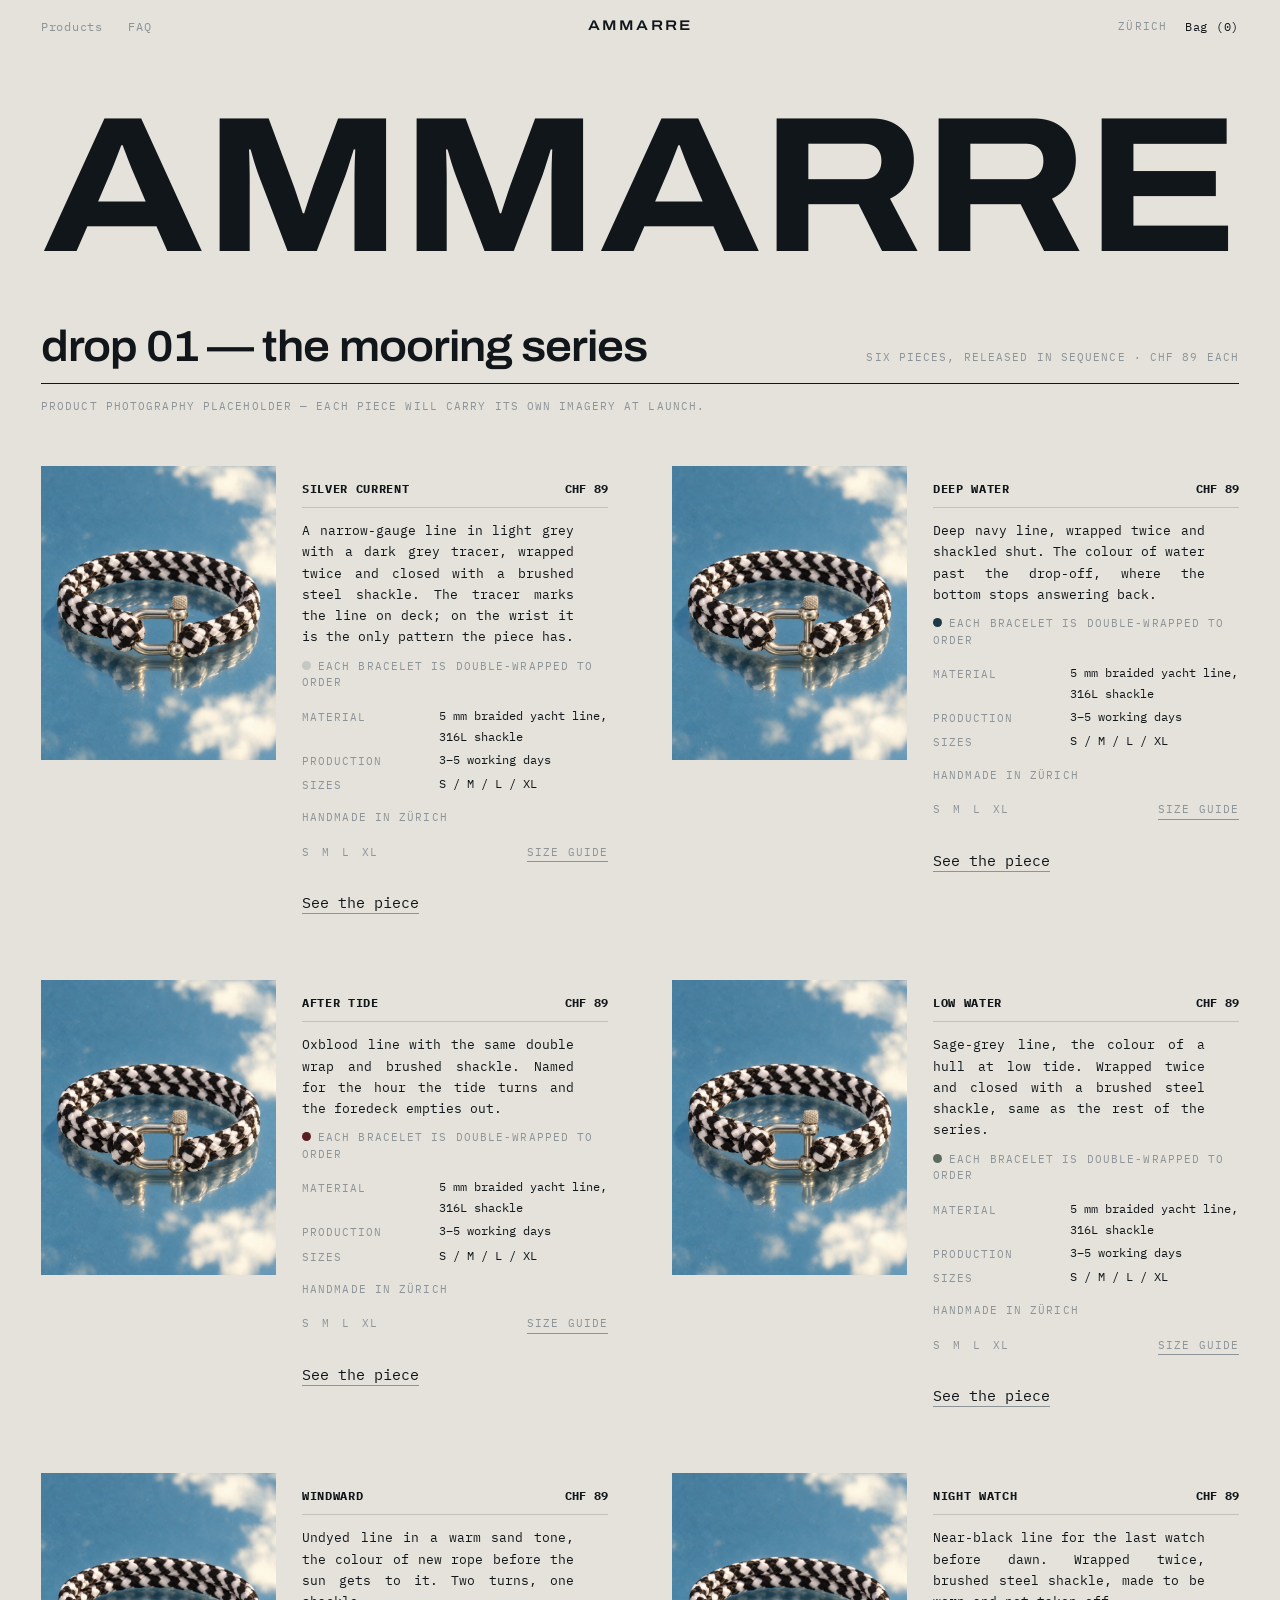
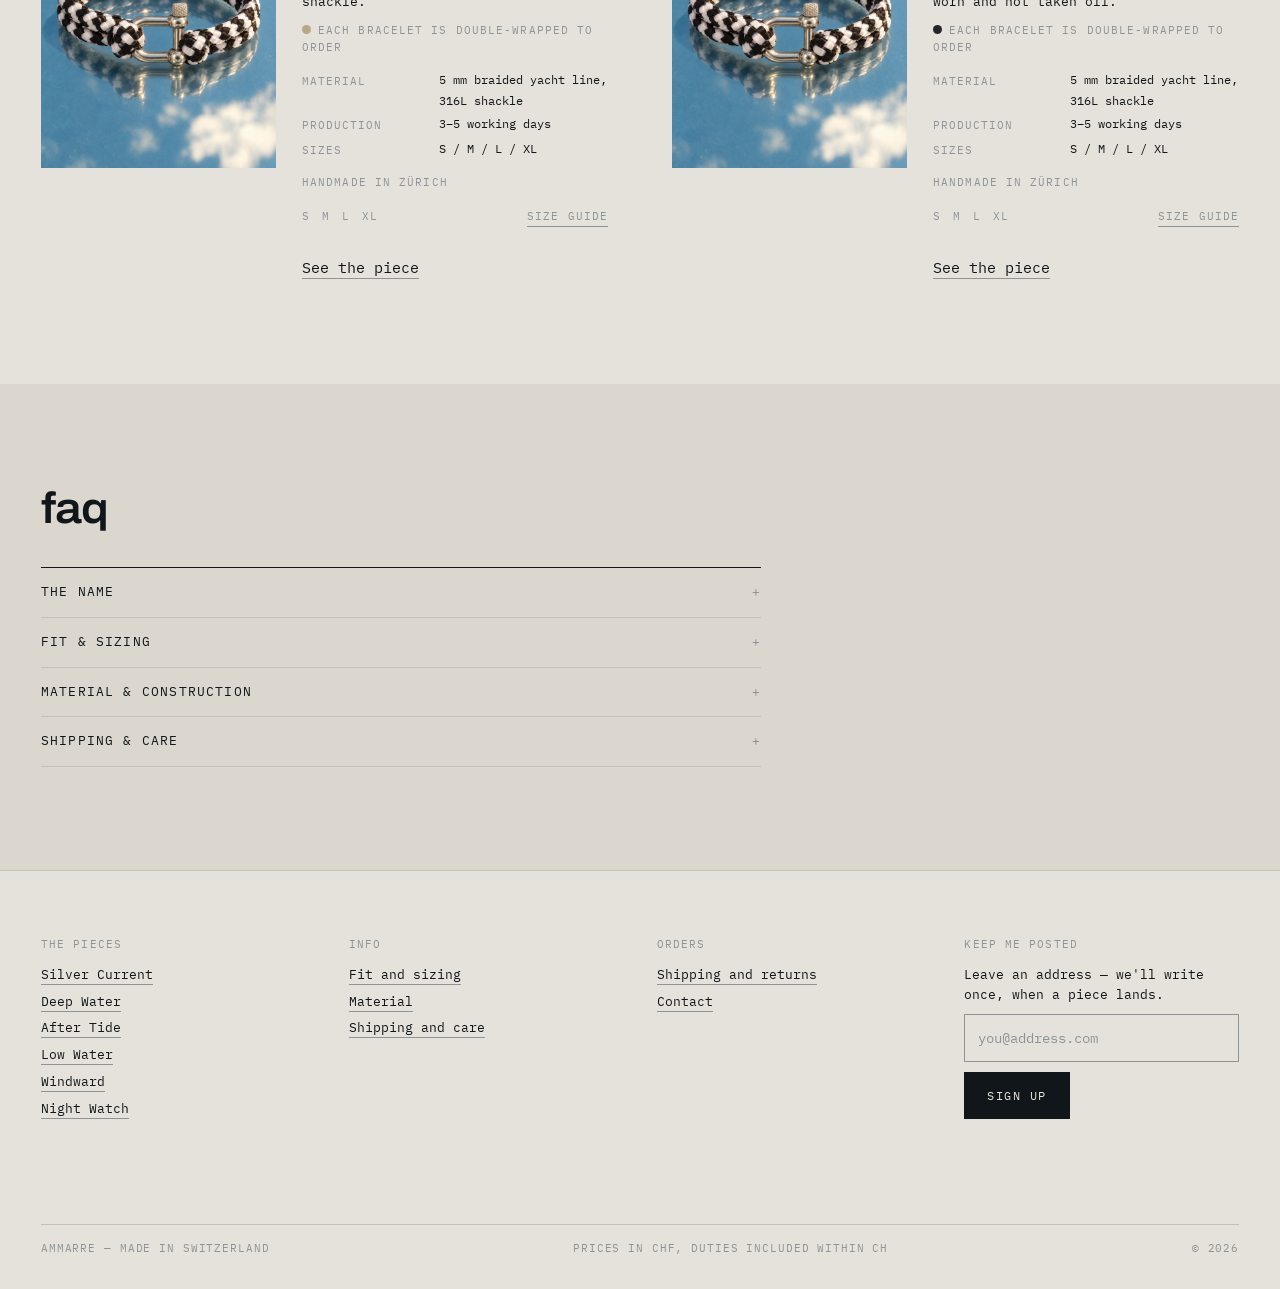
<file: index.html>
<!doctype html>
<html lang="en">
<head>
<meta charset="utf-8">
<meta name="viewport" content="width=device-width, initial-scale=1">
<title>AMMARRE — Drop 01, The Mooring Series</title>
<meta name="description" content="Double-wrapped bracelets in 5 mm braided yacht line, closed with a brushed steel shackle. Made in Switzerland.">
<link rel="preconnect" href="https://fonts.googleapis.com">
<link rel="preconnect" href="https://fonts.gstatic.com" crossorigin>
<link href="https://fonts.googleapis.com/css2?family=Archivo:wdth,wght@62..125,400..700&family=IBM+Plex+Mono:wght@400;500&display=swap" rel="stylesheet">
<link rel="stylesheet" href="assets/styles.css">
</head>
<body>

<header class="head" id="head">
  <nav class="head-nav">
    <a href="#drop">Products</a>
    <a href="#faq">FAQ</a>
  </nav>
  <a class="head-mark" href="index.html">AMMARRE</a>
  <div class="head-end">
    <span class="data" style="letter-spacing:.1em">Zürich</span>
    <button class="bag-btn" data-bag-open aria-haspopup="dialog">Bag (<span data-bag-count>0</span>)</button>
  </div>
</header>

<main>

  <!-- ── hero ───────────────────────────────────────────── -->
  <section class="hero">
    <div class="hero-mark">
      <h1 class="wordmark">AMMARRE</h1>
    </div>
  </section>

  <!-- ── the drop ───────────────────────────────────────── -->
  <section class="section section--tight" id="drop">
    <div class="coll-head">
      <h2 class="h">Drop 01 — The Mooring Series</h2>
      <p class="data" style="margin:0">Six pieces, released in sequence · CHF 89 each</p>
    </div>
    <p class="data" style="margin-top:14px">Product photography placeholder — each piece will carry its own imagery at launch.</p>

    <div class="catalog">

      <article class="cat-item">
        <div class="cat-fig">
          <img src="assets/placeholder-bracelet.jpg" width="720" height="900"
               loading="lazy" alt="Silver Current — placeholder photograph; final product imagery to follow.">
        </div>
        <div>
          <h3 class="cat-name">
            <span>Silver Current</span>
            <span class="cat-price">CHF 89</span>
          </h3>
          <p class="cat-desc">A narrow-gauge line in light grey with a dark grey tracer, wrapped twice and closed with a brushed steel shackle. The tracer marks the line on deck; on the wrist it is the only pattern the piece has.</p>
          <p class="data" style="margin:10px 0 0"><span class="swatch" style="background:#c5c7c3"></span>Each bracelet is double-wrapped to order</p>
          <dl class="piece-spec">
            <dt>Material</dt><dd>5 mm braided yacht line, 316L shackle</dd>
            <dt>Production</dt><dd>3–5 working days</dd>
            <dt>Sizes</dt><dd>S / M / L / XL</dd>
          </dl>
          <p class="data" style="margin-top:14px">Handmade in Zürich</p>
          <div class="size-row data">
            <span>S</span><span>M</span><span>L</span><span>XL</span>
            <a class="link" href="#fit">Size guide</a>
          </div>
          <div class="piece-foot">
            <a class="link" href="product.html?piece=silver-current">See the piece</a>
          </div>
        </div>
      </article>

      <article class="cat-item">
        <div class="cat-fig">
          <img src="assets/placeholder-bracelet.jpg" width="720" height="900"
               loading="lazy" alt="Deep Water — placeholder photograph; final product imagery to follow.">
        </div>
        <div>
          <h3 class="cat-name">
            <span>Deep Water</span>
            <span class="cat-price">CHF 89</span>
          </h3>
          <p class="cat-desc">Deep navy line, wrapped twice and shackled shut. The colour of water past the drop-off, where the bottom stops answering back.</p>
          <p class="data" style="margin:10px 0 0"><span class="swatch" style="background:#1d3947"></span>Each bracelet is double-wrapped to order</p>
          <dl class="piece-spec">
            <dt>Material</dt><dd>5 mm braided yacht line, 316L shackle</dd>
            <dt>Production</dt><dd>3–5 working days</dd>
            <dt>Sizes</dt><dd>S / M / L / XL</dd>
          </dl>
          <p class="data" style="margin-top:14px">Handmade in Zürich</p>
          <div class="size-row data">
            <span>S</span><span>M</span><span>L</span><span>XL</span>
            <a class="link" href="#fit">Size guide</a>
          </div>
          <div class="piece-foot">
            <a class="link" href="product.html?piece=deep-water">See the piece</a>
          </div>
        </div>
      </article>

      <article class="cat-item">
        <div class="cat-fig">
          <img src="assets/placeholder-bracelet.jpg" width="720" height="900"
               loading="lazy" alt="After Tide — placeholder photograph; final product imagery to follow.">
        </div>
        <div>
          <h3 class="cat-name">
            <span>After Tide</span>
            <span class="cat-price">CHF 89</span>
          </h3>
          <p class="cat-desc">Oxblood line with the same double wrap and brushed shackle. Named for the hour the tide turns and the foredeck empties out.</p>
          <p class="data" style="margin:10px 0 0"><span class="swatch" style="background:#5a1e23"></span>Each bracelet is double-wrapped to order</p>
          <dl class="piece-spec">
            <dt>Material</dt><dd>5 mm braided yacht line, 316L shackle</dd>
            <dt>Production</dt><dd>3–5 working days</dd>
            <dt>Sizes</dt><dd>S / M / L / XL</dd>
          </dl>
          <p class="data" style="margin-top:14px">Handmade in Zürich</p>
          <div class="size-row data">
            <span>S</span><span>M</span><span>L</span><span>XL</span>
            <a class="link" href="#fit">Size guide</a>
          </div>
          <div class="piece-foot">
            <a class="link" href="product.html?piece=after-tide">See the piece</a>
          </div>
        </div>
      </article>

      <article class="cat-item">
        <div class="cat-fig">
          <img src="assets/placeholder-bracelet.jpg" width="720" height="900"
               loading="lazy" alt="Low Water — placeholder photograph; final product imagery to follow.">
        </div>
        <div>
          <h3 class="cat-name">
            <span>Low Water</span>
            <span class="cat-price">CHF 89</span>
          </h3>
          <p class="cat-desc">Sage-grey line, the colour of a hull at low tide. Wrapped twice and closed with a brushed steel shackle, same as the rest of the series.</p>
          <p class="data" style="margin:10px 0 0"><span class="swatch" style="background:#5c6b5f"></span>Each bracelet is double-wrapped to order</p>
          <dl class="piece-spec">
            <dt>Material</dt><dd>5 mm braided yacht line, 316L shackle</dd>
            <dt>Production</dt><dd>3–5 working days</dd>
            <dt>Sizes</dt><dd>S / M / L / XL</dd>
          </dl>
          <p class="data" style="margin-top:14px">Handmade in Zürich</p>
          <div class="size-row data">
            <span>S</span><span>M</span><span>L</span><span>XL</span>
            <a class="link" href="#fit">Size guide</a>
          </div>
          <div class="piece-foot">
            <a class="link" href="product.html?piece=low-water">See the piece</a>
          </div>
        </div>
      </article>

      <article class="cat-item">
        <div class="cat-fig">
          <img src="assets/placeholder-bracelet.jpg" width="720" height="900"
               loading="lazy" alt="Windward — placeholder photograph; final product imagery to follow.">
        </div>
        <div>
          <h3 class="cat-name">
            <span>Windward</span>
            <span class="cat-price">CHF 89</span>
          </h3>
          <p class="cat-desc">Undyed line in a warm sand tone, the colour of new rope before the sun gets to it. Two turns, one shackle.</p>
          <p class="data" style="margin:10px 0 0"><span class="swatch" style="background:#b8a888"></span>Each bracelet is double-wrapped to order</p>
          <dl class="piece-spec">
            <dt>Material</dt><dd>5 mm braided yacht line, 316L shackle</dd>
            <dt>Production</dt><dd>3–5 working days</dd>
            <dt>Sizes</dt><dd>S / M / L / XL</dd>
          </dl>
          <p class="data" style="margin-top:14px">Handmade in Zürich</p>
          <div class="size-row data">
            <span>S</span><span>M</span><span>L</span><span>XL</span>
            <a class="link" href="#fit">Size guide</a>
          </div>
          <div class="piece-foot">
            <a class="link" href="product.html?piece=windward">See the piece</a>
          </div>
        </div>
      </article>

      <article class="cat-item">
        <div class="cat-fig">
          <img src="assets/placeholder-bracelet.jpg" width="720" height="900"
               loading="lazy" alt="Night Watch — placeholder photograph; final product imagery to follow.">
        </div>
        <div>
          <h3 class="cat-name">
            <span>Night Watch</span>
            <span class="cat-price">CHF 89</span>
          </h3>
          <p class="cat-desc">Near-black line for the last watch before dawn. Wrapped twice, brushed steel shackle, made to be worn and not taken off.</p>
          <p class="data" style="margin:10px 0 0"><span class="swatch" style="background:#24272a"></span>Each bracelet is double-wrapped to order</p>
          <dl class="piece-spec">
            <dt>Material</dt><dd>5 mm braided yacht line, 316L shackle</dd>
            <dt>Production</dt><dd>3–5 working days</dd>
            <dt>Sizes</dt><dd>S / M / L / XL</dd>
          </dl>
          <p class="data" style="margin-top:14px">Handmade in Zürich</p>
          <div class="size-row data">
            <span>S</span><span>M</span><span>L</span><span>XL</span>
            <a class="link" href="#fit">Size guide</a>
          </div>
          <div class="piece-foot">
            <a class="link" href="product.html?piece=night-watch">See the piece</a>
          </div>
        </div>
      </article>

    </div>
  </section>

  <!-- ── faq ────────────────────────────────────────────── -->
  <section class="section section--deep" id="faq">
    <h2 class="h">FAQ</h2>
    <div class="faq-group">
      <details class="acc" id="name">
        <summary>The name</summary>
        <div class="prose">
          <p><i>Ammarrare</i> — to moor. To bring a boat alongside and make it fast: a hold that is deliberate, worked out in advance, and temporary by design. You tie up in order to leave again.</p>
        </div>
      </details>
      <details class="acc" id="fit">
        <summary>Fit &amp; sizing</summary>
        <div class="prose">
          <p>Measure the wrist, not a bracelet you already own. Run a tape where a watch sits, snug but not tight — two turns take a little over twice that length. Add a piece to the bag and choose your size there.</p>
          <table class="table" style="margin-top:14px">
            <tr><th>Size</th><th>Wrist</th><th>Line length</th></tr>
            <tr><td>S</td><td>14–16 cm</td><td>36 cm</td></tr>
            <tr><td>M</td><td>16–18 cm</td><td>40 cm</td></tr>
            <tr><td>L</td><td>18–20 cm</td><td>44 cm</td></tr>
            <tr><td>XL</td><td>20–22 cm</td><td>48 cm</td></tr>
          </table>
        </div>
      </details>
      <details class="acc" id="material">
        <summary>Material &amp; construction</summary>
        <div class="prose">
          <p>5 mm braided yacht line, a braided cover over a load-bearing core, closed with a brushed 316L stainless shackle — a screw pin, the same fitting that holds a boat to a cleat. Ends are whipped and set into steel so the braid cannot open.</p>
        </div>
      </details>
      <details class="acc" id="care">
        <summary>Shipping &amp; care</summary>
        <div class="prose">
          <p>Sent from Zürich — Switzerland in two working days, Europe in three to five. Salt water does the line no harm; rinse in fresh water and let it dry off the wrist. The steel dulls evenly with wear — leave it, or bring it back with a grey kitchen pad along the grain of the brush.</p>
        </div>
      </details>
    </div>
  </section>

</main>

<footer class="foot">
  <div class="foot-grid">
    <div>
      <h3>The pieces</h3>
      <ul>
        <li><a class="link" href="product.html?piece=silver-current">Silver Current</a></li>
        <li><a class="link" href="product.html?piece=deep-water">Deep Water</a></li>
        <li><a class="link" href="product.html?piece=after-tide">After Tide</a></li>
        <li><a class="link" href="product.html?piece=low-water">Low Water</a></li>
        <li><a class="link" href="product.html?piece=windward">Windward</a></li>
        <li><a class="link" href="product.html?piece=night-watch">Night Watch</a></li>
      </ul>
    </div>
    <div>
      <h3>Info</h3>
      <ul>
        <li><a class="link" href="#fit">Fit and sizing</a></li>
        <li><a class="link" href="#material">Material</a></li>
        <li><a class="link" href="#care">Shipping and care</a></li>
      </ul>
    </div>
    <div>
      <h3>Orders</h3>
      <ul>
        <li><a class="link" href="mailto:hello@ammarre.com">Shipping and returns</a></li>
        <li><a class="link" href="mailto:hello@ammarre.com">Contact</a></li>
      </ul>
    </div>
    <div>
      <h3>Keep me posted</h3>
      <p style="margin:0 0 10px;font-size:12.5px;line-height:1.6">Leave an address — we'll write once, when a piece lands.</p>
      <form class="signup" data-signup>
        <label for="email" class="data" style="position:absolute;left:-9999px">Email address</label>
        <input id="email" name="email" type="email" required placeholder="you@address.com" autocomplete="email">
        <button class="btn" type="submit">Sign up</button>
      </form>
      <p class="form-note" data-note role="status"></p>
    </div>
  </div>
  <div class="foot-end">
    <span>AMMARRE — Made in Switzerland</span>
    <span>Prices in CHF, duties included within CH</span>
    <span>© 2026</span>
  </div>
</footer>

<div class="scrim" data-scrim hidden></div>
<aside class="bag" data-bag role="dialog" aria-label="Bag" aria-modal="false">
  <div class="bag-head">
    <h2 class="h h--sm" style="font-size:20px">Bag</h2>
    <button class="x" data-bag-close aria-label="Close bag">Close</button>
  </div>
  <ul class="bag-items" data-bag-items></ul>
  <div class="bag-foot">
    <div class="bag-total"><span>Total</span><span data-bag-total>CHF 0</span></div>
    <button class="btn btn--wide" data-checkout>Checkout</button>
    <p class="form-note" data-bag-note role="status"></p>
  </div>
</aside>

<script src="assets/site.js"></script>
</body>
</html>
</file>
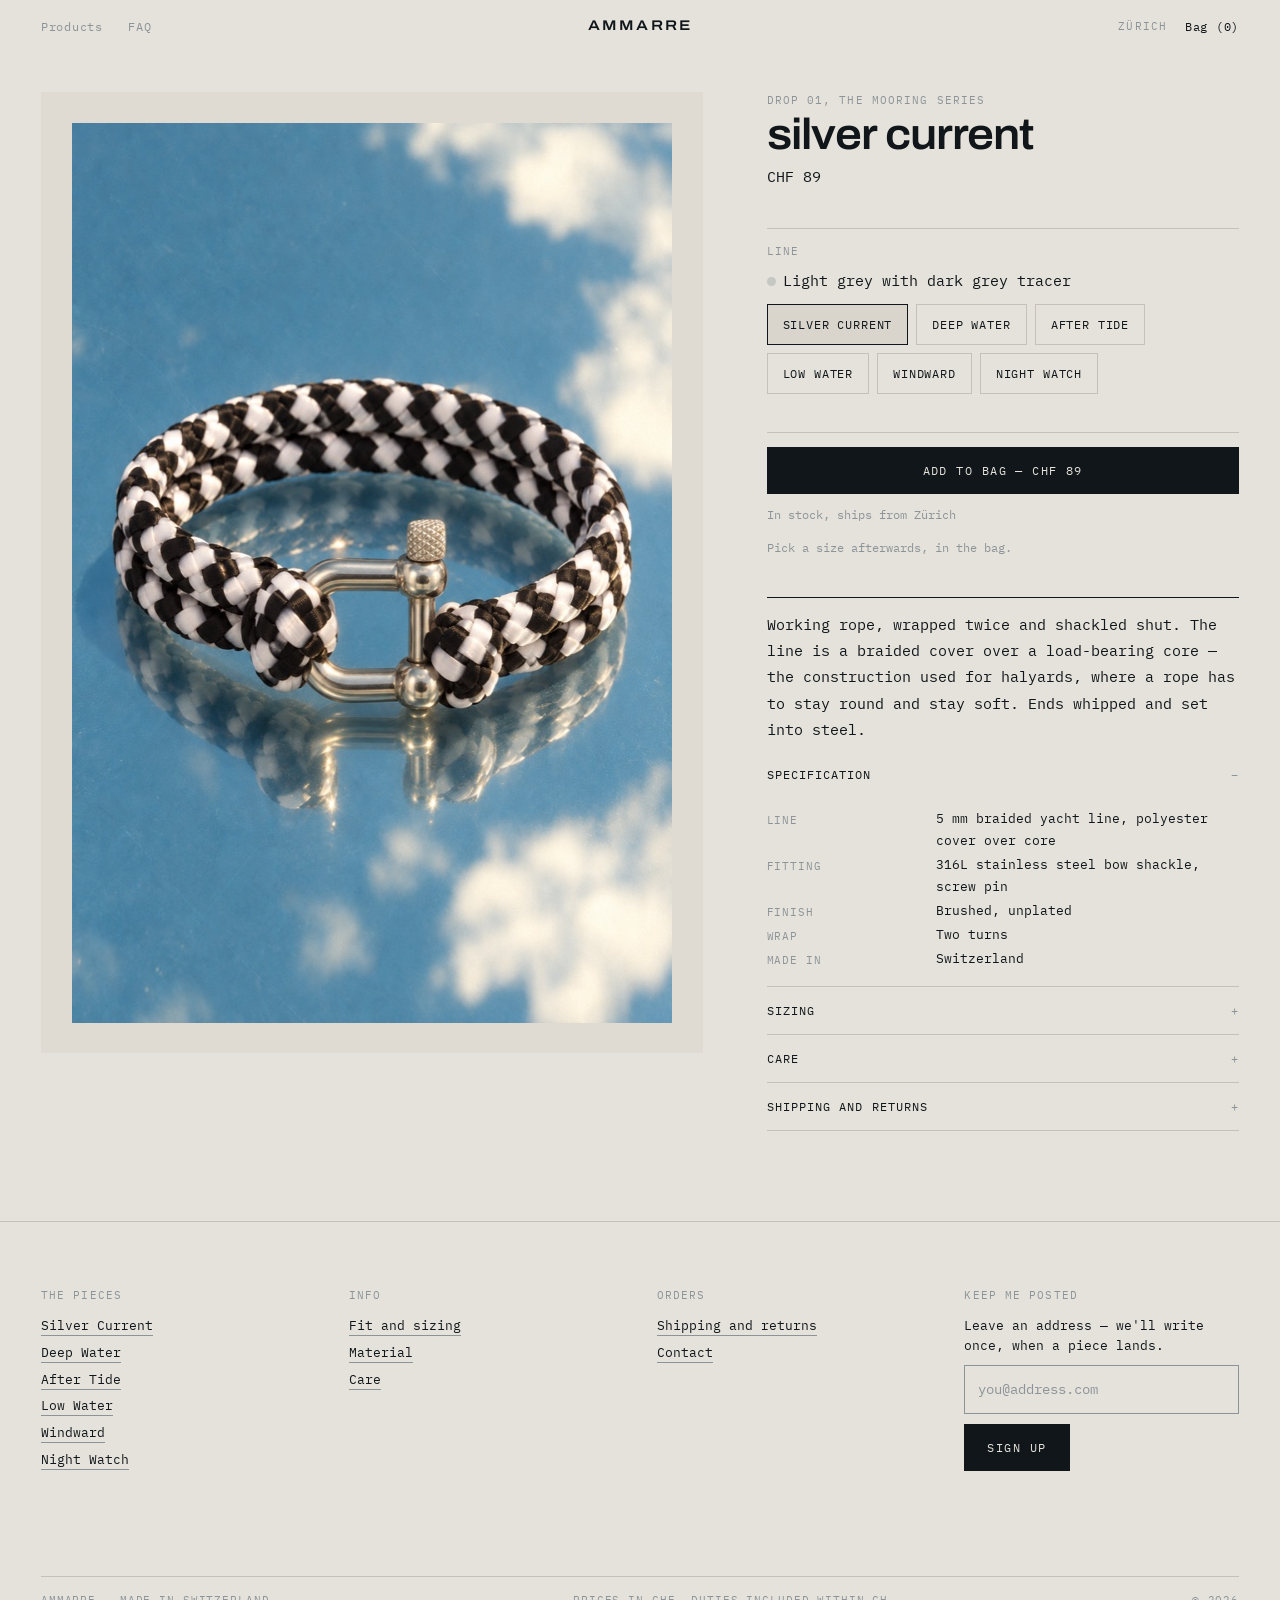
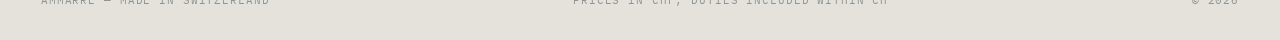
<file: product.html>
<!doctype html>
<html lang="en">
<head>
<meta charset="utf-8">
<meta name="viewport" content="width=device-width, initial-scale=1">
<title>AMMARRE — Silver Current</title>
<meta name="description" content="Drop 01, The Mooring Series. Double-wrapped 5 mm braided yacht line, closed with a brushed steel screw-pin shackle. CHF 89.">
<link rel="preconnect" href="https://fonts.googleapis.com">
<link rel="preconnect" href="https://fonts.gstatic.com" crossorigin>
<link href="https://fonts.googleapis.com/css2?family=Archivo:wdth,wght@62..125,400..700&family=IBM+Plex+Mono:wght@400;500&display=swap" rel="stylesheet">
<link rel="stylesheet" href="assets/styles.css">
</head>
<body>

<header class="head" id="head">
  <nav class="head-nav">
    <a href="index.html#drop">Products</a>
    <a href="index.html#faq">FAQ</a>
  </nav>
  <a class="head-mark" href="index.html">AMMARRE</a>
  <div class="head-end">
    <span class="data" style="letter-spacing:.1em">Zürich</span>
    <button class="bag-btn" data-bag-open aria-haspopup="dialog">Bag (<span data-bag-count>0</span>)</button>
  </div>
</header>

<main class="pdp">

  <div class="pdp-stage">
    <img data-stage src="assets/placeholder-bracelet.jpg" width="720" height="900" alt="">
  </div>

  <div>
    <p class="data" style="margin:0">Drop 01, The Mooring Series</p>
    <h1 class="h pdp-name" data-name>Silver Current</h1>
    <p class="pdp-price">CHF 89</p>

    <div class="block">
      <p class="data" style="margin:0 0 8px">Line</p>
      <p style="margin:0"><span class="swatch" data-swatch style="background:#c5c7c3"></span><span data-line>Light grey with dark grey tracer</span></p>
      <div class="choices" role="group" aria-label="Choose a piece">
        <button class="choice" data-piece="silver-current" aria-pressed="true">Silver Current</button>
        <button class="choice" data-piece="deep-water" aria-pressed="false">Deep Water</button>
        <button class="choice" data-piece="after-tide" aria-pressed="false">After Tide</button>
        <button class="choice" data-piece="low-water" aria-pressed="false">Low Water</button>
        <button class="choice" data-piece="windward" aria-pressed="false">Windward</button>
        <button class="choice" data-piece="night-watch" aria-pressed="false">Night Watch</button>
      </div>
    </div>

    <div class="block">
      <button class="btn btn--wide" data-add="silver-current">Add to bag — CHF 89</button>
      <p class="form-note" data-availability>In stock, ships from Zürich</p>
      <p class="form-note">Pick a size afterwards, in the bag.</p>
    </div>

    <div class="block" style="border-top:1px solid var(--ink)">
      <div class="prose">
        <p>Working rope, wrapped twice and shackled shut. The line is a braided cover over a load-bearing core — the construction used for halyards, where a rope has to stay round and stay soft. Ends whipped and set into steel.</p>
      </div>
    </div>

    <div style="margin-top:8px">
      <details class="acc" open>
        <summary>Specification</summary>
        <dl class="piece-spec" style="padding-bottom:16px">
          <dt>Line</dt><dd>5 mm braided yacht line, polyester cover over core</dd>
          <dt>Fitting</dt><dd>316L stainless steel bow shackle, screw pin</dd>
          <dt>Finish</dt><dd>Brushed, unplated</dd>
          <dt>Wrap</dt><dd>Two turns</dd>
          <dt>Made in</dt><dd>Switzerland</dd>
        </dl>
      </details>
      <details class="acc" id="fit">
        <summary>Sizing</summary>
        <dl class="piece-spec" style="padding-bottom:16px">
          <dt>S</dt><dd>14–16 cm wrist, 36 cm line</dd>
          <dt>M</dt><dd>16–18 cm wrist, 40 cm line</dd>
          <dt>L</dt><dd>18–20 cm wrist, 44 cm line</dd>
          <dt>XL</dt><dd>20–22 cm wrist, 48 cm line</dd>
        </dl>
      </details>
      <details class="acc" id="care">
        <summary>Care</summary>
        <div class="prose">
          <p>Salt water does the line no harm — it is what the rope was built for. Rinse in fresh water and let it dry off the wrist. The steel will dull evenly with wear; leave it. If you want it back, a grey kitchen pad along the grain of the brush.</p>
          <p>Keep it off sunscreen and perfume, which stain the cover before they touch the steel.</p>
        </div>
      </details>
      <details class="acc">
        <summary>Shipping and returns</summary>
        <div class="prose">
          <p>Sent from Zürich. Switzerland in two working days, Europe in three to five. Thirty days to return a piece unworn, with the shackle unopened from its wrap.</p>
        </div>
      </details>
    </div>
  </div>

</main>

<footer class="foot">
  <div class="foot-grid">
    <div>
      <h3>The pieces</h3>
      <ul>
        <li><a class="link" href="product.html?piece=silver-current">Silver Current</a></li>
        <li><a class="link" href="product.html?piece=deep-water">Deep Water</a></li>
        <li><a class="link" href="product.html?piece=after-tide">After Tide</a></li>
        <li><a class="link" href="product.html?piece=low-water">Low Water</a></li>
        <li><a class="link" href="product.html?piece=windward">Windward</a></li>
        <li><a class="link" href="product.html?piece=night-watch">Night Watch</a></li>
      </ul>
    </div>
    <div>
      <h3>Info</h3>
      <ul>
        <li><a class="link" href="index.html#fit">Fit and sizing</a></li>
        <li><a class="link" href="index.html#material">Material</a></li>
        <li><a class="link" href="#care">Care</a></li>
      </ul>
    </div>
    <div>
      <h3>Orders</h3>
      <ul>
        <li><a class="link" href="mailto:hello@ammarre.com">Shipping and returns</a></li>
        <li><a class="link" href="mailto:hello@ammarre.com">Contact</a></li>
      </ul>
    </div>
    <div>
      <h3>Keep me posted</h3>
      <p style="margin:0 0 10px;font-size:12.5px;line-height:1.6">Leave an address — we'll write once, when a piece lands.</p>
      <form class="signup" data-signup>
        <label for="email" class="data" style="position:absolute;left:-9999px">Email address</label>
        <input id="email" name="email" type="email" required placeholder="you@address.com" autocomplete="email">
        <button class="btn" type="submit">Sign up</button>
      </form>
      <p class="form-note" data-note role="status"></p>
    </div>
  </div>
  <div class="foot-end">
    <span>AMMARRE — Made in Switzerland</span>
    <span>Prices in CHF, duties included within CH</span>
    <span>© 2026</span>
  </div>
</footer>

<div class="scrim" data-scrim hidden></div>
<aside class="bag" data-bag role="dialog" aria-label="Bag" aria-modal="false">
  <div class="bag-head">
    <h2 class="h h--sm" style="font-size:20px">Bag</h2>
    <button class="x" data-bag-close aria-label="Close bag">Close</button>
  </div>
  <ul class="bag-items" data-bag-items></ul>
  <div class="bag-foot">
    <div class="bag-total"><span>Total</span><span data-bag-total>CHF 0</span></div>
    <button class="btn btn--wide" data-checkout>Checkout</button>
    <p class="form-note" data-bag-note role="status"></p>
  </div>
</aside>

<script src="assets/site.js"></script>
</body>
</html>
</file>
<file: assets/styles.css>
/* AMMARRE — Drop 01, The Mooring Series */

:root {
  --paper: #e5e2db;
  --paper-deep: #dbd7ce;
  --ink: #101619;
  --steel: #8d9498;
  --rule: #c6c1b7;
  --deep: #1d3947;
  --oxblood: #5a1e23;

  --pad: clamp(18px, 3.2vw, 44px);
  --gap: clamp(20px, 2.6vw, 36px);

  --mono: "IBM Plex Mono", ui-monospace, "SF Mono", Menlo, monospace;
  --display: "Archivo", "Helvetica Neue", Helvetica, Arial, sans-serif;
}

* { box-sizing: border-box; }

html { -webkit-text-size-adjust: 100%; }

body {
  margin: 0;
  background: var(--paper);
  color: var(--ink);
  font-family: var(--mono);
  font-size: 15px;
  line-height: 1.75;
  font-weight: 400;
  -webkit-font-smoothing: antialiased;
}

img { max-width: 100%; display: block; }

a { color: inherit; text-decoration: none; }

:where(a, button, input, summary):focus-visible {
  outline: 2px solid var(--ink);
  outline-offset: 3px;
}

/* ---------- shared type ---------- */

.h {
  font-family: var(--display);
  font-weight: 600;
  font-variation-settings: "wdth" 108;
  font-size: clamp(27px, 3.4vw, 48px);
  line-height: 1.04;
  letter-spacing: -0.022em;
  text-transform: lowercase;
  margin: 0;
}

.h--sm { font-size: clamp(21px, 2.1vw, 29px); }

.data {
  font-size: 11px;
  letter-spacing: 0.1em;
  text-transform: uppercase;
  color: var(--steel);
  line-height: 1.5;
}

.prose { max-width: 54ch; }
.prose p { margin: 0 0 1.05em; }
.prose p:last-child { margin-bottom: 0; }

.rule { border: 0; border-top: 1px solid var(--rule); margin: 0; }

.link {
  border-bottom: 1px solid var(--steel);
  padding-bottom: 1px;
  transition: border-color 0.15s, color 0.15s;
}
.link:hover { border-color: var(--ink); }

.section { padding: clamp(64px, 8vw, 128px) var(--pad); }
.section--tight { padding-top: clamp(40px, 5vw, 72px); }
.section--deep { background: var(--paper-deep); }

/* ---------- header ---------- */

.head {
  position: sticky;
  top: 0;
  z-index: 40;
  display: grid;
  grid-template-columns: 1fr auto 1fr;
  align-items: center;
  gap: var(--gap);
  padding: 14px var(--pad);
  background: color-mix(in srgb, var(--paper) 88%, transparent);
  backdrop-filter: blur(9px);
  border-bottom: 1px solid transparent;
  font-size: 12px;
  letter-spacing: 0.06em;
}
.head[data-stuck="true"] { border-bottom-color: var(--rule); }

.head-mark {
  font-family: var(--display);
  font-weight: 600;
  font-variation-settings: "wdth" 118;
  font-size: 14px;
  letter-spacing: 0.16em;
  justify-self: center;
}

.head-nav { display: flex; gap: clamp(14px, 2vw, 30px); }
.head-nav a { color: var(--steel); transition: color 0.15s; }
.head-nav a:hover { color: var(--ink); }

.head-end { justify-self: end; display: flex; gap: 18px; align-items: center; }

.bag-btn {
  font: inherit;
  font-family: var(--mono);
  letter-spacing: 0.06em;
  background: none;
  border: 0;
  padding: 0;
  color: var(--ink);
  cursor: pointer;
}

/* ---------- hero ---------- */

.hero { padding: clamp(28px, 5vw, 60px) 0 0; }

.hero-mark {
  position: relative;
  padding: 0 var(--pad);
}

.wordmark {
  margin: 0;
  font-family: var(--display);
  font-weight: 700;
  font-variation-settings: "wdth" 116;
  letter-spacing: -0.012em;
  line-height: 0.76;
  font-size: 21vw; /* replaced by the fitter */
  white-space: nowrap;
}

/* ---------- collection ---------- */

.coll-head {
  display: flex;
  flex-wrap: wrap;
  align-items: baseline;
  justify-content: space-between;
  gap: 12px var(--gap);
  padding-bottom: 14px;
  border-bottom: 1px solid var(--ink);
}

.catalog {
  display: grid;
  grid-template-columns: repeat(2, minmax(0, 1fr));
  gap: clamp(40px, 5vw, 76px) clamp(28px, 5vw, 64px);
  margin-top: clamp(28px, 4vw, 52px);
}

.cat-item { display: grid; grid-template-columns: minmax(0, 1fr) minmax(0, 1.3fr); gap: clamp(16px, 2vw, 26px); align-items: start; }

.cat-fig {
  background: color-mix(in srgb, var(--paper-deep) 62%, var(--paper));
  aspect-ratio: 4 / 5;
  overflow: hidden;
}
.section--deep .cat-fig { background: color-mix(in srgb, var(--paper) 60%, var(--paper-deep)); }
.cat-fig img { width: 100%; height: 100%; object-fit: cover; }

.cat-name {
  display: flex;
  align-items: baseline;
  justify-content: space-between;
  gap: var(--gap);
  padding-bottom: 8px;
  border-bottom: 1px solid var(--rule);
  font-size: 12px;
  letter-spacing: 0.055em;
  text-transform: uppercase;
}
.cat-price { font-variant-numeric: tabular-nums; letter-spacing: 0.02em; white-space: nowrap; }

.cat-desc { margin: 12px 0 0; font-size: 12.5px; line-height: 1.7; text-align: justify; max-width: 34ch; }

.piece-spec {
  margin: 10px 0 0;
  display: grid;
  grid-template-columns: 8.5rem minmax(0, 1fr);
  gap: 2px var(--gap);
  font-size: 12.5px;
}
.catalog .piece-spec { margin-top: 14px; grid-template-columns: 6.5rem minmax(0, 1fr); font-size: 12px; }
.piece-spec dt { color: var(--steel); text-transform: uppercase; font-size: 11px; letter-spacing: 0.09em; padding-top: 3px; }
.piece-spec dd { margin: 0; }

.size-row { display: flex; align-items: baseline; gap: 12px; margin-top: 18px; }
.size-row span { color: var(--steel); }
.size-row a { margin-left: auto; }

.piece-foot { margin-top: 16px; padding-top: 12px; }

.swatch {
  display: inline-block;
  width: 9px;
  height: 9px;
  border-radius: 50%;
  vertical-align: baseline;
  margin-right: 7px;
}

/* ---------- fit ---------- */

.table { width: 100%; border-collapse: collapse; font-size: 13px; }
.table th, .table td { text-align: left; padding: 11px 0; border-bottom: 1px solid var(--rule); }
.table th { font-weight: 400; font-size: 11px; letter-spacing: 0.1em; text-transform: uppercase; color: var(--steel); }
.table td:last-child, .table th:last-child { text-align: right; }
.table tr:first-child th { border-top: 1px solid var(--ink); }

/* ---------- signup ---------- */

.signup { display: flex; flex-wrap: wrap; gap: 10px; margin-top: 22px; max-width: 30rem; }
.signup input {
  flex: 1 1 14rem;
  font: inherit;
  font-size: 14px;
  padding: 11px 13px;
  background: transparent;
  border: 1px solid var(--steel);
  color: var(--ink);
  border-radius: 0;
}
.signup input::placeholder { color: var(--steel); }

.btn {
  font: inherit;
  font-family: var(--mono);
  font-size: 12px;
  letter-spacing: 0.12em;
  text-transform: uppercase;
  padding: 12px 22px;
  background: var(--ink);
  color: var(--paper);
  border: 1px solid var(--ink);
  border-radius: 0;
  cursor: pointer;
  transition: background 0.15s, color 0.15s;
}
.btn:hover { background: transparent; color: var(--ink); }
.btn[disabled] { background: transparent; color: var(--steel); border-color: var(--rule); cursor: default; }
.btn[disabled]:hover { background: transparent; color: var(--steel); }
.btn--ghost { background: transparent; color: var(--ink); }
.btn--ghost:hover { background: var(--ink); color: var(--paper); }
.btn--wide { width: 100%; }

.form-note { font-size: 12px; color: var(--steel); margin-top: 10px; min-height: 1.6em; }

/* ---------- footer ---------- */

.foot { padding: clamp(44px, 5vw, 72px) var(--pad) 30px; border-top: 1px solid var(--rule); }
.foot-grid { display: grid; grid-template-columns: repeat(4, minmax(0, 1fr)); gap: var(--gap); font-size: 13px; }
.foot h3 { margin: 0 0 10px; font-weight: 400; font-size: 11px; letter-spacing: 0.1em; text-transform: uppercase; color: var(--steel); }
.foot ul { list-style: none; margin: 0; padding: 0; }
.foot li { margin-bottom: 4px; }
.foot-end {
  display: flex;
  flex-wrap: wrap;
  justify-content: space-between;
  gap: 8px var(--gap);
  margin-top: clamp(36px, 5vw, 64px);
  padding-top: 14px;
  border-top: 1px solid var(--rule);
  font-size: 11px;
  letter-spacing: 0.08em;
  text-transform: uppercase;
  color: var(--steel);
}

/* ---------- bag drawer ---------- */

.bag {
  position: fixed;
  inset: 0 0 0 auto;
  width: min(400px, 100%);
  background: var(--paper);
  border-left: 1px solid var(--rule);
  z-index: 60;
  padding: 22px var(--pad);
  display: flex;
  flex-direction: column;
  transform: translateX(100%);
  visibility: hidden;
  transition: transform 0.32s cubic-bezier(0.22, 0.61, 0.36, 1), visibility 0s 0.32s;
}
.bag[data-open="true"] {
  transform: none;
  visibility: visible;
  transition: transform 0.32s cubic-bezier(0.22, 0.61, 0.36, 1), visibility 0s;
}
.bag-head { display: flex; justify-content: space-between; align-items: baseline; padding-bottom: 12px; border-bottom: 1px solid var(--ink); }
.bag-items { list-style: none; margin: 0; padding: 0; flex: 1; overflow-y: auto; }
.bag-item { display: grid; grid-template-columns: minmax(0, 1fr) auto; gap: 4px 14px; padding: 15px 0; border-bottom: 1px solid var(--rule); font-size: 13px; }
.bag-item .data { grid-column: 1; }
.bag-empty { color: var(--steel); font-size: 13px; padding: 20px 0; }
.bag-foot { padding-top: 14px; border-top: 1px solid var(--ink); }
.bag-total { display: flex; justify-content: space-between; margin-bottom: 14px; font-size: 13px; }
.x { background: none; border: 0; padding: 0; font: inherit; color: var(--steel); cursor: pointer; }
.x:hover { color: var(--ink); }

.scrim {
  position: fixed;
  inset: 0;
  background: rgba(16, 22, 25, 0.34);
  z-index: 50;
  opacity: 0;
  pointer-events: none;
  transition: opacity 0.32s;
}
.scrim[data-open="true"] { opacity: 1; pointer-events: auto; }

/* ---------- product page ---------- */

.pdp { display: grid; grid-template-columns: minmax(0, 7fr) minmax(0, 5fr); gap: var(--gap) clamp(30px, 5vw, 84px); align-items: start; padding: clamp(20px, 3vw, 40px) var(--pad) clamp(60px, 7vw, 100px); }
.pdp-stage { background: color-mix(in srgb, var(--paper-deep) 62%, var(--paper)); padding: clamp(14px, 2.4vw, 34px); position: sticky; top: 74px; }
.pdp-name { margin-top: 4px; }
.pdp-price { margin-top: 6px; font-size: 15px; }

.choices { display: flex; gap: 8px; flex-wrap: wrap; margin-top: 10px; }
.choice {
  font: inherit;
  font-size: 12px;
  letter-spacing: 0.07em;
  text-transform: uppercase;
  padding: 9px 15px;
  background: transparent;
  border: 1px solid var(--rule);
  border-radius: 0;
  color: var(--ink);
  cursor: pointer;
  transition: border-color 0.15s, background 0.15s;
}
.choice:hover { border-color: var(--steel); }
.choice[aria-pressed="true"], .choice[aria-checked="true"] { border-color: var(--ink); background: color-mix(in srgb, var(--rule) 40%, transparent); }
.choice[disabled] { color: var(--steel); cursor: default; text-decoration: line-through; }

.block { margin-top: clamp(26px, 3vw, 40px); padding-top: 14px; border-top: 1px solid var(--rule); }

details.acc { border-bottom: 1px solid var(--rule); }
details.acc summary { cursor: pointer; padding: 13px 0; font-size: 12px; letter-spacing: 0.09em; text-transform: uppercase; list-style: none; display: flex; justify-content: space-between; }
details.acc summary::-webkit-details-marker { display: none; }
details.acc summary::after { content: "+"; color: var(--steel); }
details.acc[open] summary::after { content: "–"; }
details.acc .prose { padding-bottom: 14px; font-size: 13.5px; }

/* ---------- faq ---------- */

.faq-group { max-width: 720px; margin-top: clamp(22px, 3vw, 36px); border-top: 1px solid var(--ink); }
.faq-group details.acc summary { font-size: 13px; }
.faq-group .table { max-width: 26rem; }

/* ---------- footer signup ---------- */

.foot .signup { flex-direction: column; align-items: stretch; max-width: none; margin-top: 0; }
.foot .signup input { flex: none; width: 100%; }
.foot .signup .btn { align-self: flex-start; }

/* ---------- responsive ---------- */

@media (max-width: 900px) {
  .pdp { grid-template-columns: minmax(0, 1fr); }
  .catalog { grid-template-columns: minmax(0, 1fr); }
  .cat-item { grid-template-columns: minmax(0, 1fr); }
  .cat-fig { aspect-ratio: 16 / 10; max-width: 420px; }
  .foot-grid { grid-template-columns: repeat(2, minmax(0, 1fr)); }
  .pdp-stage { position: static; }
  .head-nav { display: none; }
  .head { grid-template-columns: 1fr auto; }
}

@media (max-width: 560px) {
  .piece-spec { grid-template-columns: 7rem minmax(0, 1fr); }
}

/* ---------- motion ---------- */

@media (prefers-reduced-motion: reduce) {
  *, *::before, *::after {
    animation-duration: 0.01ms !important;
    animation-iteration-count: 1 !important;
    transition-duration: 0.01ms !important;
    scroll-behavior: auto !important;
  }
  .bag { transition: transform 0.01ms, visibility 0s 0.01ms; }
}
</file>
